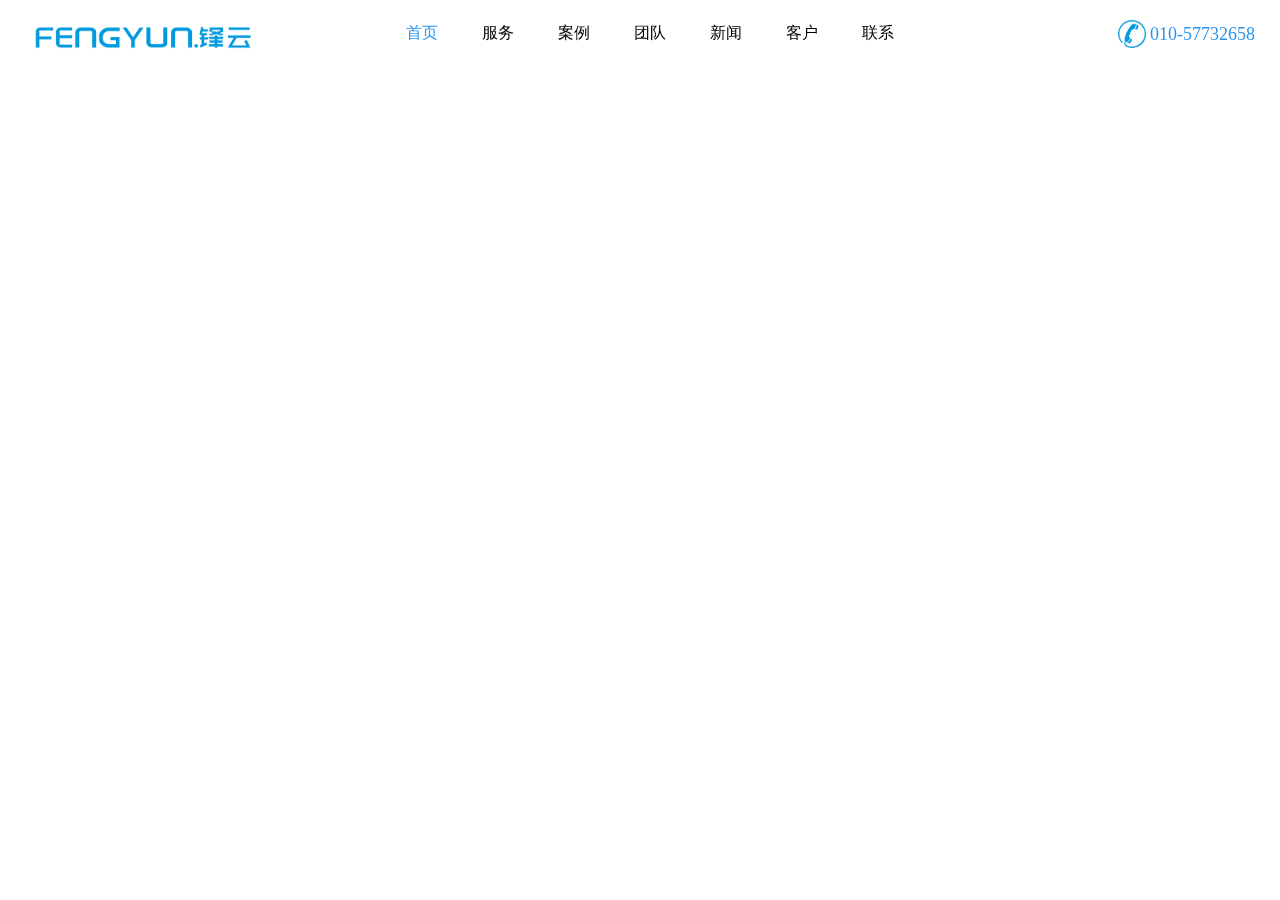
<file: index.html>
<!DOCTYPE html>
<html>
	<head>
		<meta charset="UTF-8">
		<meta name="viewport" content="width=device-width, initial-scale=1.0">
		<title>北京网站建设|北京网站制作|北京网站设计|锋云科技网站建设公司</title>
		<link rel="stylesheet" type="text/css" href="css/reset.css"/>
		<link rel="stylesheet" type="text/css" href="css/main.css"/>
		<script src="js/html5shiv.js" type="text/javascript" charset="utf-8"></script>
		<script src="js/data.js" type="text/javascript" charset="utf-8"></script>
		<!-- <script src="js/jquery.SuperSlide.2.1.1.js" charset="utf-8"></script> -->
		<script src="js/jquery-3.1.1.min.js" type="text/javascript" charset="utf-8"></script>
		<script src="js/jquery.mousewheel.min.js" type="text/javascript" charset="utf-8"></script>
	</head>
	<body>
		<header id="header">
			<a href="index.html" class="logo">
	            <img src="images/logob.png" alt="峰软信息经验丰富,公司专注于高品质北京网站建设,北京网站制作,企业网站建设,提供权威专业的互联网品牌网站建设与策划,鼎力为客户提供优质的建站服务"/>
	        </a>
	        <ul>
	            <li><a href="index.html" class="active">首页<br /><span>首页</span></a></li>
	            <li><a href="javascript:;">服务<br /><span>服务</span></a></li>
	            <li><a href="javascript:;">案例<br /><span>案例</span></a></li>
	            <li><a href="javascript:;">团队<br /><span>团队</span></a></li>
	            <li><a href="javascript:;">新闻<br /><span>新闻</span></a></li>
	            <li><a href="javascript:;">客户<br /><span>客户</span></a></li>
	            <li><a href="javascript:;">联系<br /><span>联系</span></a></li>
	        </ul>
	        <div class="hotline">
	            <img src="images/telb.png" alt="" />
	            <span>010-57732658</span>
	        </div>
	        <div class="xiangying_nav"></div>
		</header>
		<div id="container">
			<!--第一屏-->
			<div class="banner screen"></div>


			<!--第二屏-->
			<div class="server screen">
				<ul class="server_ul">

				</ul>
			</div>


			<!-- 第三屏 -->
			<div class="case screen">
				<div class="case-cont">
					<div class="case-top width_1000">
			    		<div class="case-top-left">
			                <p class="case-top-left-top">Our Works</p>
			                <p class="case-top-left-bottom">有追求，有坚持</p>
			            </div>
			            <div class="case-top-right">
			                <span></span><sup>+</sup>
			            </div>
			        </div>
			        <div class="case_ul_wrap">

			        </div>
					<div class="case_bottom">
						<a href="javascript:;" style="display:block;width:100%;height:100%;">MORE+</a>
					</div>
				</div>
			</div>



			<!-- 第四屏 -->
			<div class="team screen">
				<div class="team-title  width_1000">
					<div class="title">
						<img src="images/team.png"/>
					</div>
					<p style="text-align:left; text-indent:2em">锋云科技（北京）有限公司成立于2009年,锋云科技网站建设经验丰富,公司专注于高品质北京网站建设,北京网站制作,企业网站建设,提供权威专业的互联网品牌网站建设与策划,鼎力为客户提供优质的建站服务。</p>
				</div>
				<div class="teachshow cont-right-out">
					<div id="teach" class="mr_frbox">
						<img class="mr_frBtnL" src="images/prev.png">
						<div class="mr_frUl">
							<ul class="clearfix">
							</ul>
						</div>
						<img class="mr_frBtnR" src="images/next.png">
					</div>
				</div>
			</div>


			<!-- 第五屏 -->
			<div class="news screen">
				<div class="news-news">
					<div class="news-cont width_1000">
						<div class="title news-title">
							<img src="images/news.png"/>
						</div>
						<div class="news-list">

						</div>
						<div class="case_bottom">
							<a href="javascript:;" style="display:block;width:100%;height:100%;">MORE+</a>
						</div>
					</div>
				</div>
			</div>


			<!-- 第六屏 -->
			<div class="cust screen">
				<div class="cust-cust">
					<div class="title width_1000">
						<img src="images/cust.png"/>
					</div>
					<div class="v_out_p cont-right-out">
							<div class="prev"><a href="javascript:;"></a></div>
							<div class="v-show">
								<ul class="clearfix">
									<li>
										<div></div>
										<div></div>
									</li>
									<li>
										<div></div>
										<div></div>
									</li>
									<li>
										<div></div>
										<div></div>
									</li>
								</ul>
							</div>
							<div class="next"><a href="javascript:;"></a></div>
					</div>
				</div>
			</div>


			<!-- 第七屏 -->
			<div class="cont screen">
				<div class="cont-cont width_1000">
					<div class="title">
						<img src="images/cont.png"/>
					</div>
					<div class="cont-left">
						<div class="connect">
			                <img src="images/connect.png" alt="" />
			                <div>
			                    <p>售前电话</p>
			                    <p>010-57221302 / 010-57221303</p>
			                </div>
			            </div>
						<div class="address">
			                <img src="images/connect.png" alt="" />
			                <div>
			                    <p>售后电话</p>
			                    <p>010-56212368</p>
			                </div>
			            </div>
						<div class="email">
			                <img src="images/address.png" alt="" />
			                <div class="addr-big">
			                    <p>公司地址</p>
			                   	<p>北京市朝阳区建外SOHO西区12号楼0706</p>
			                </div>
			            </div>
			            <div class="email">
			                <img src="images/email.png" alt="" />
			                <div>
								<p>邮箱</p>
								<p>support@fengyunkj.net</p>
			                </div>
			            </div>
					</div>
					<img src="images/map.png" alt="" class="cont-right"/>
				</div>
			</div>
		</div>
		<footer id="footer"></footer>
		<div style="display: none;">
		</div>
	</body>
</html>
<script src="js/js.js" type="text/javascript" charset="utf-8"></script>
<script src="js/carousel.js" type="text/javascript" charset="utf-8"></script>
<script src="js/carouselT.js" charset="utf-8"></script>
<script src="js/scroll.js" type="text/javascript" charset="utf-8"></script>
</file>
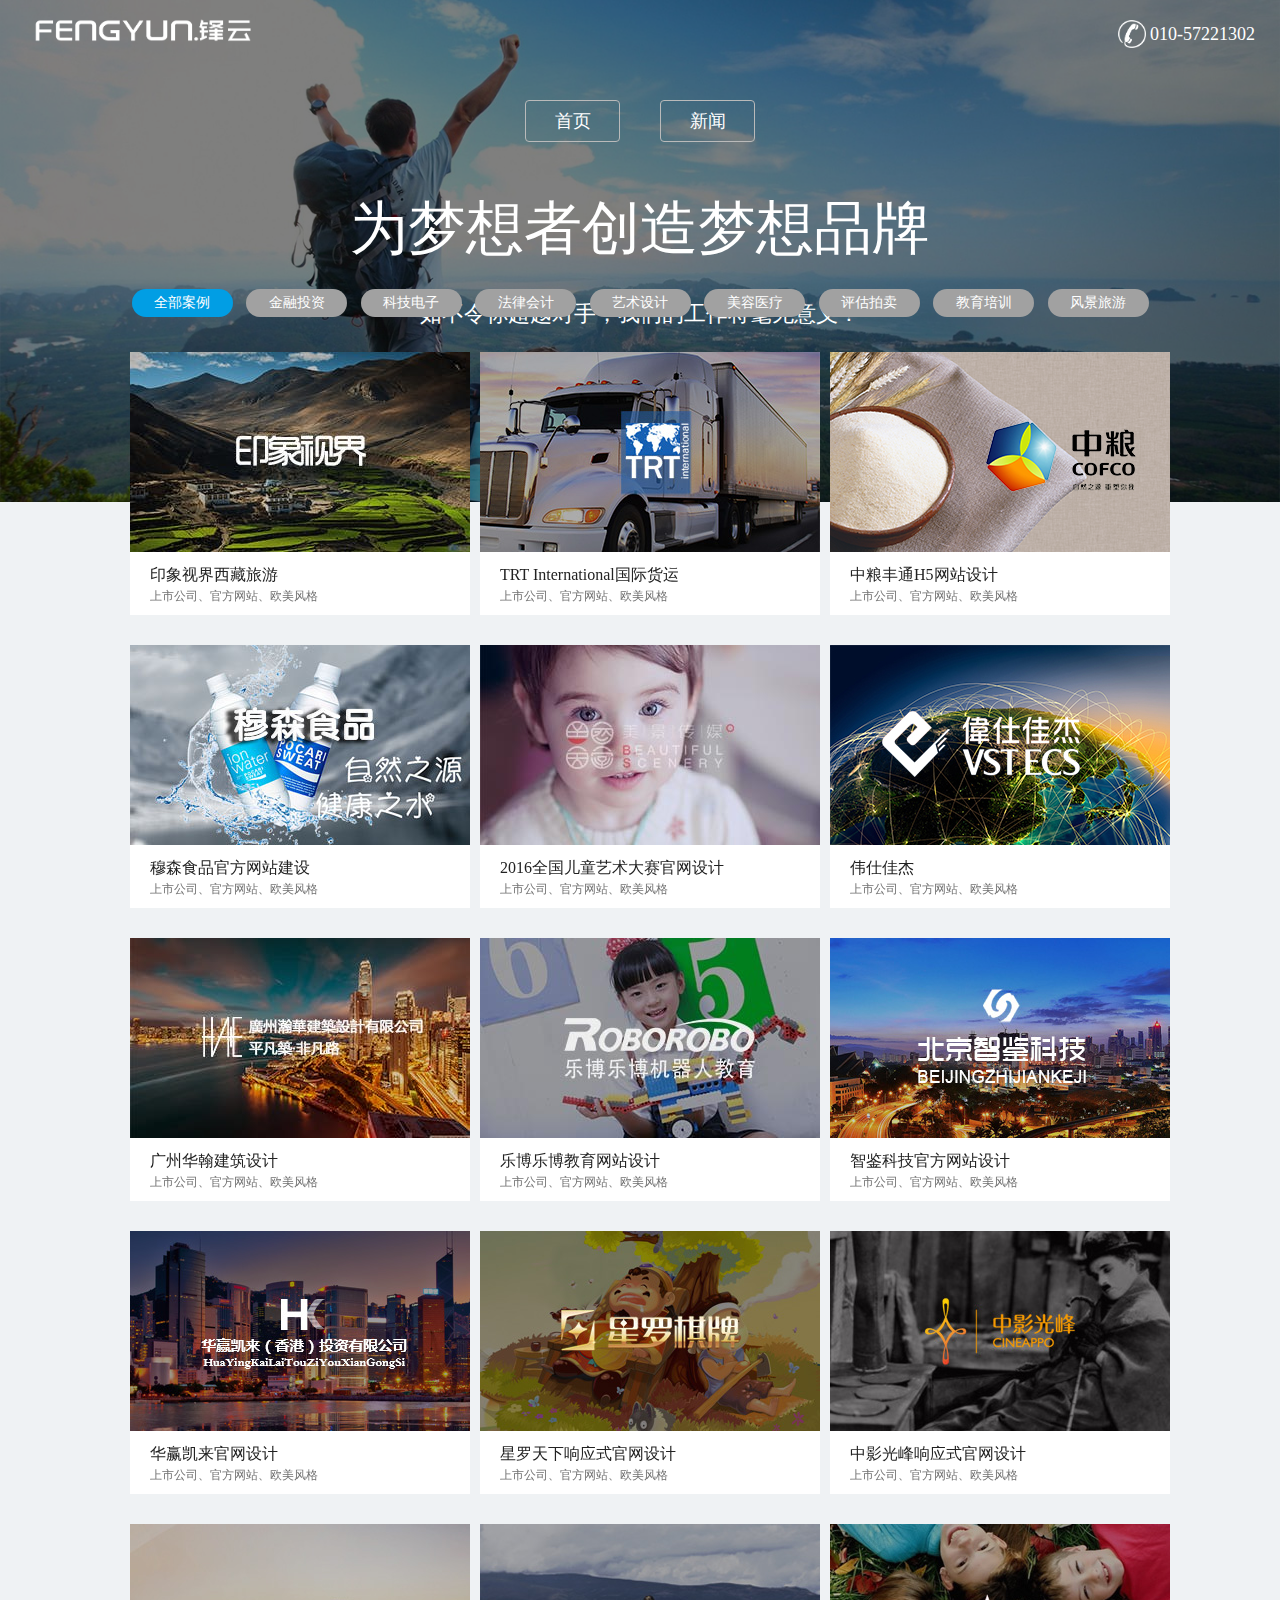
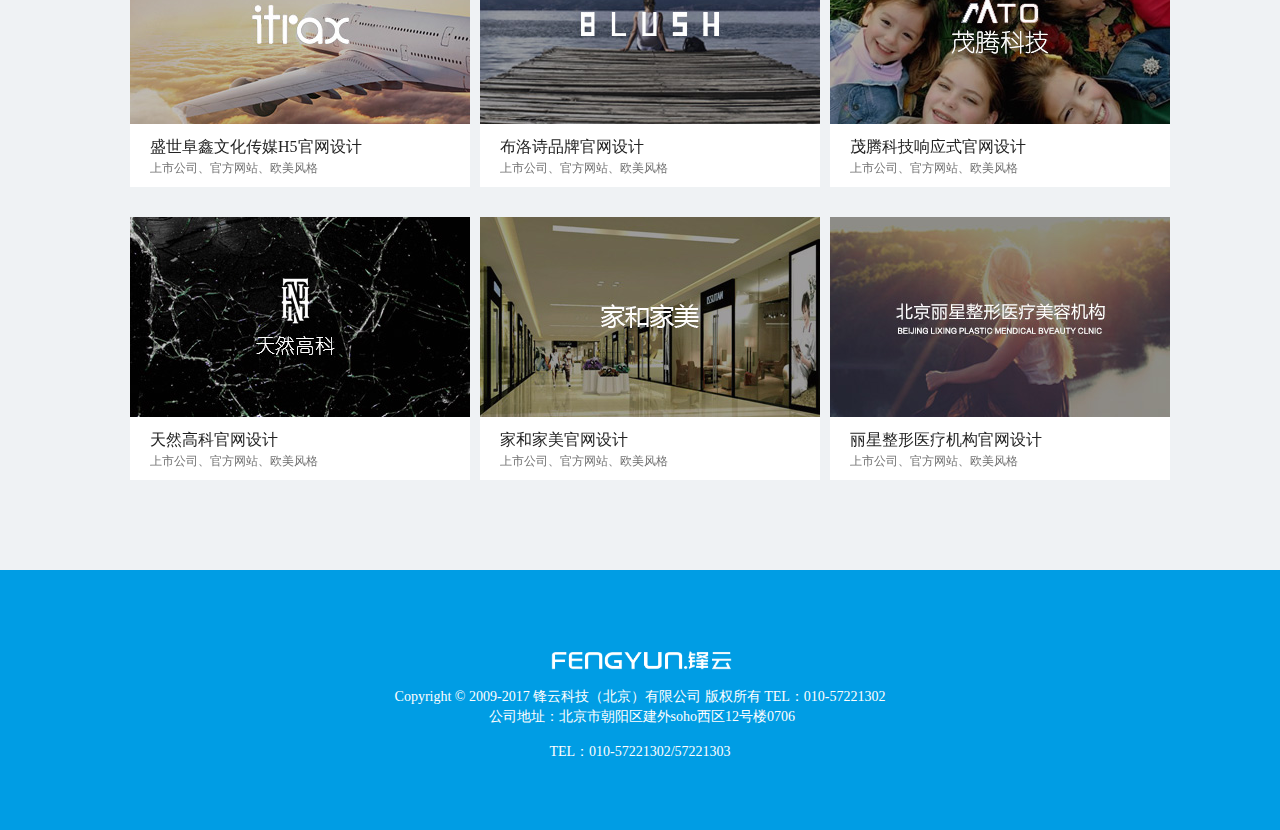
<file: anli.html>
<!DOCTYPE html>
<html>
  <head>
    <meta charset="utf-8">
    <title>北京网站建设案例_北京网站制作案例-锋云科技-锋云科技</title>
    <link rel="stylesheet" href="css/reset.css">
    <link rel="stylesheet" href="css/anli.css">
    <script src="js/anliData.js" charset="utf-8"></script>
    <script src="js/jquery-1.8.2.min.js" charset="utf-8"></script>
    <script src="js/jquery.SuperSlide.2.1.1.js" charset="utf-8"></script>
  </head>
  <body>
    <header id="anliHeader">
      <div class="anlihead">
        <a href="javascript:;" class="logo">
    	    	<img src="images/logow.png" alt="北京锋云科技网站建设经验丰富,公司专注于高品质北京网站建设,北京网站制作,企业网站建设,提供权威专业的互联网品牌网站建设与策划,鼎力为客户提供优质的建站服务"/>
    		</a>
        <div class="hotline">
    	    	<img src="images/telw.png" alt="" />
    	    	<span>010-57221302</span>
    		</div>
        <div class="news_nav_top">
    			<a href="index.html">首页</a>
    			<a href="javascript:;">新闻</a>
    		</div>
      </div>
      <img src="images/listcase.jpg" alt="">
      <div class="smask"></div>
      <h2>
        为梦想者创造梦想品牌<br />
    		<span>如不令你超越对手，我们的工作将毫无意义！</span>
      </h2>
      <div class="casenav list-case-nav">
    		<a href="javascript:;" class="case-curr">全部案例</a>
    		<a href="javascript:;" >金融投资</a>
    		<a href="javascript:;" >科技电子</a>
    		<a href="javascript:;" >法律会计</a>
    		<a href="javascript:;" >艺术设计</a>
    		<a href="javascript:;" >美容医疗</a>
    		<a href="javascript:;" >评估拍卖</a>
    		<a href="javascript:;" >教育培训</a>
    		<a href="javascript:;" >风景旅游</a>
    	</div>
    </header>
    <div id="container">
      <div class="width_1200 case">
        <ul class="case_ul_hover scase_ul_hover" style="margin-top:-150px">

        </ul>
      </div>
    </div>
    <div class="footer">
    	<img src="images/logow.png" alt="" />
    	<div class="foot_div1">
     		Copyright &copy; 2009-2017 锋云科技（北京）有限公司 版权所有 TEL：010-57221302<br />
        <p><span style="line-height:1.5;">&nbsp;公司地址：北京市朝阳区建外soho西区12号楼0706</span></p>
        <p><br /></p>
      </div>
    	<div class="foot_div2">
     		TEL：010-57221302/57221303
      </div>
    </div>
  </body>
</html>
<script src="js/anli.js" charset="utf-8"></script>
</file>
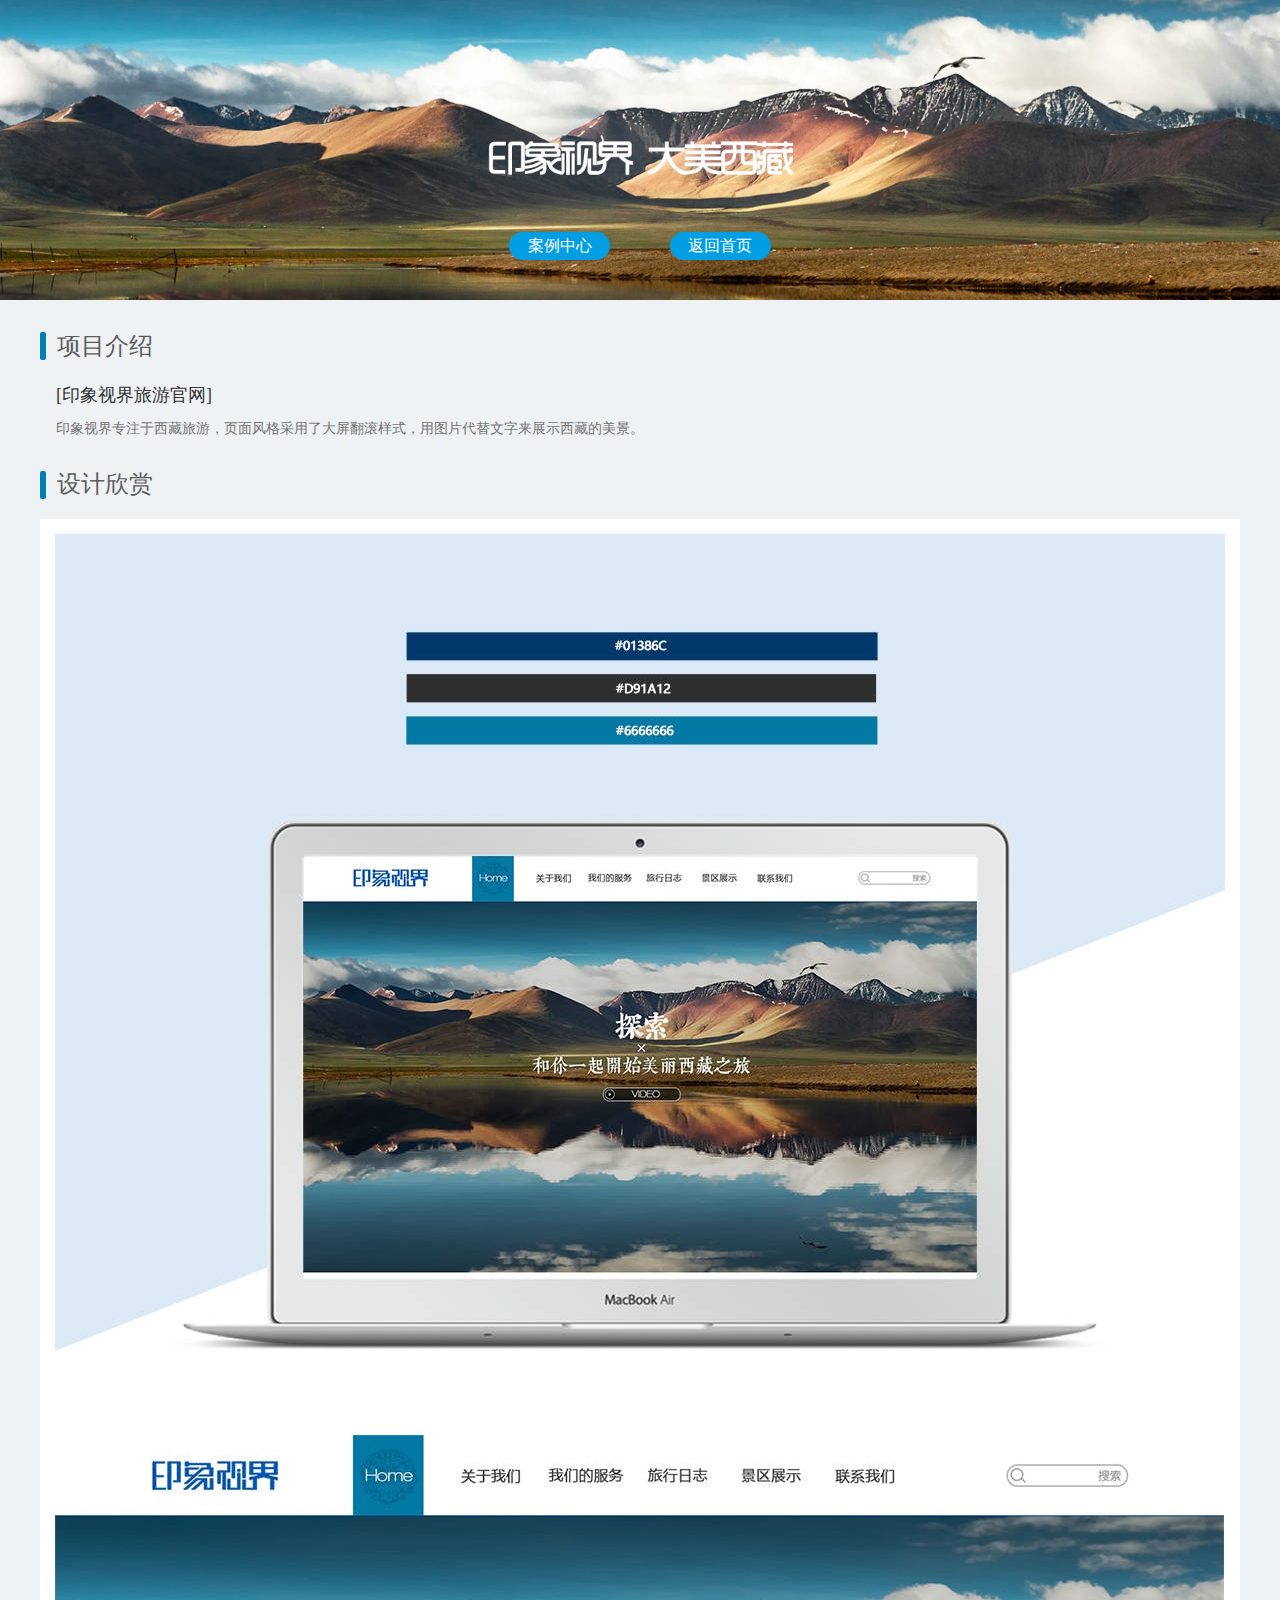
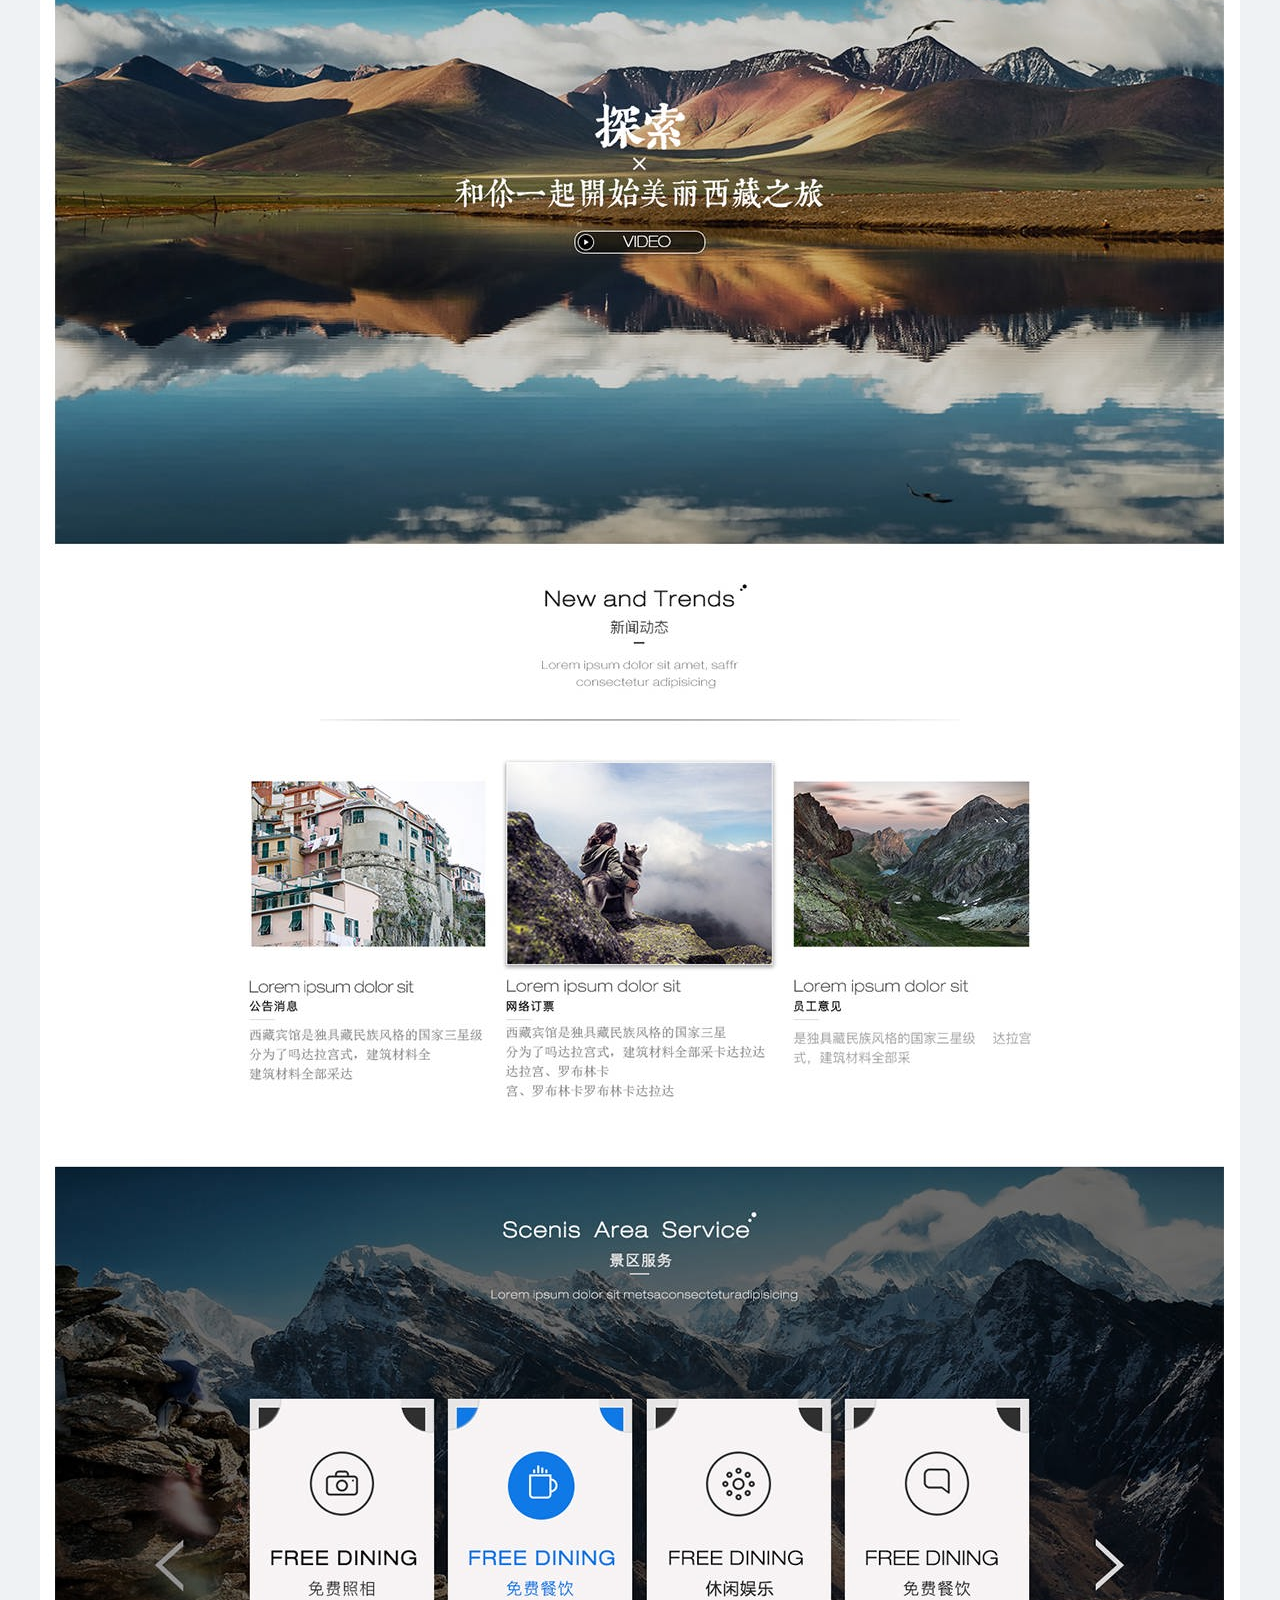
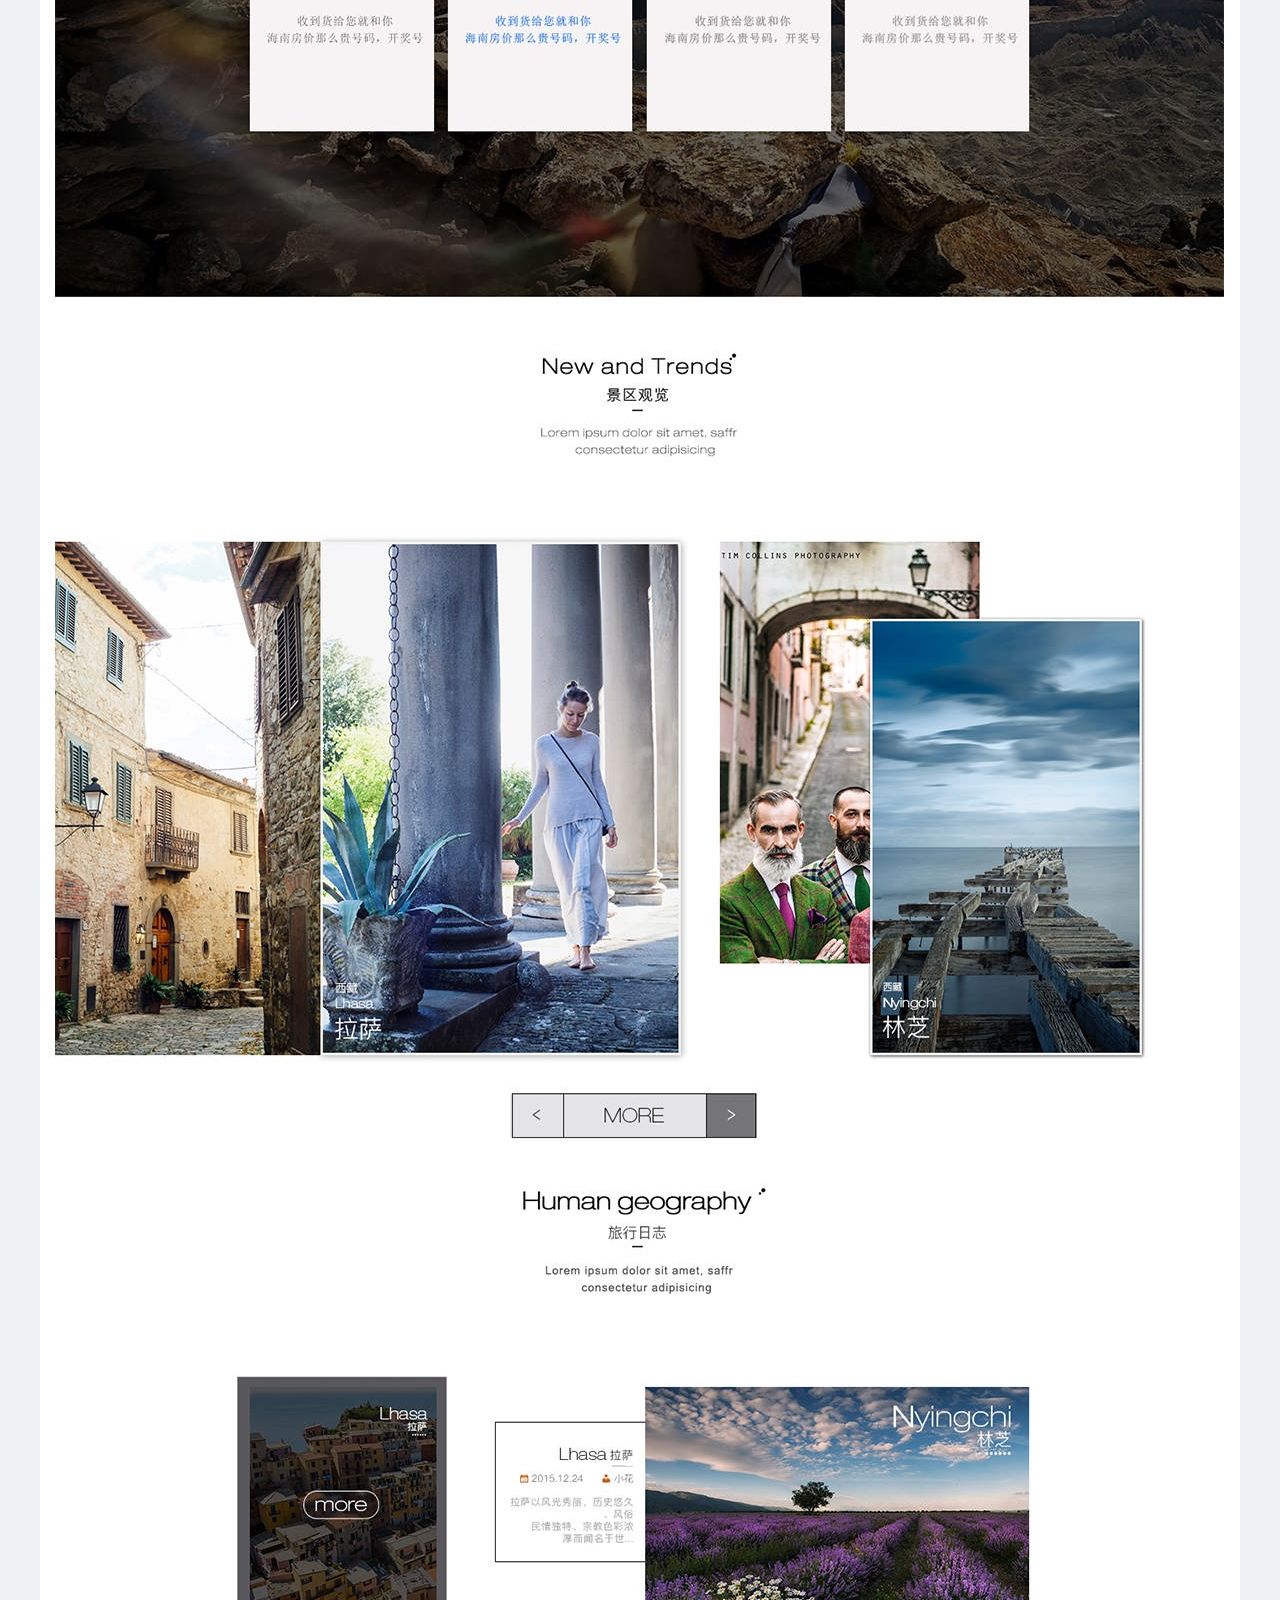
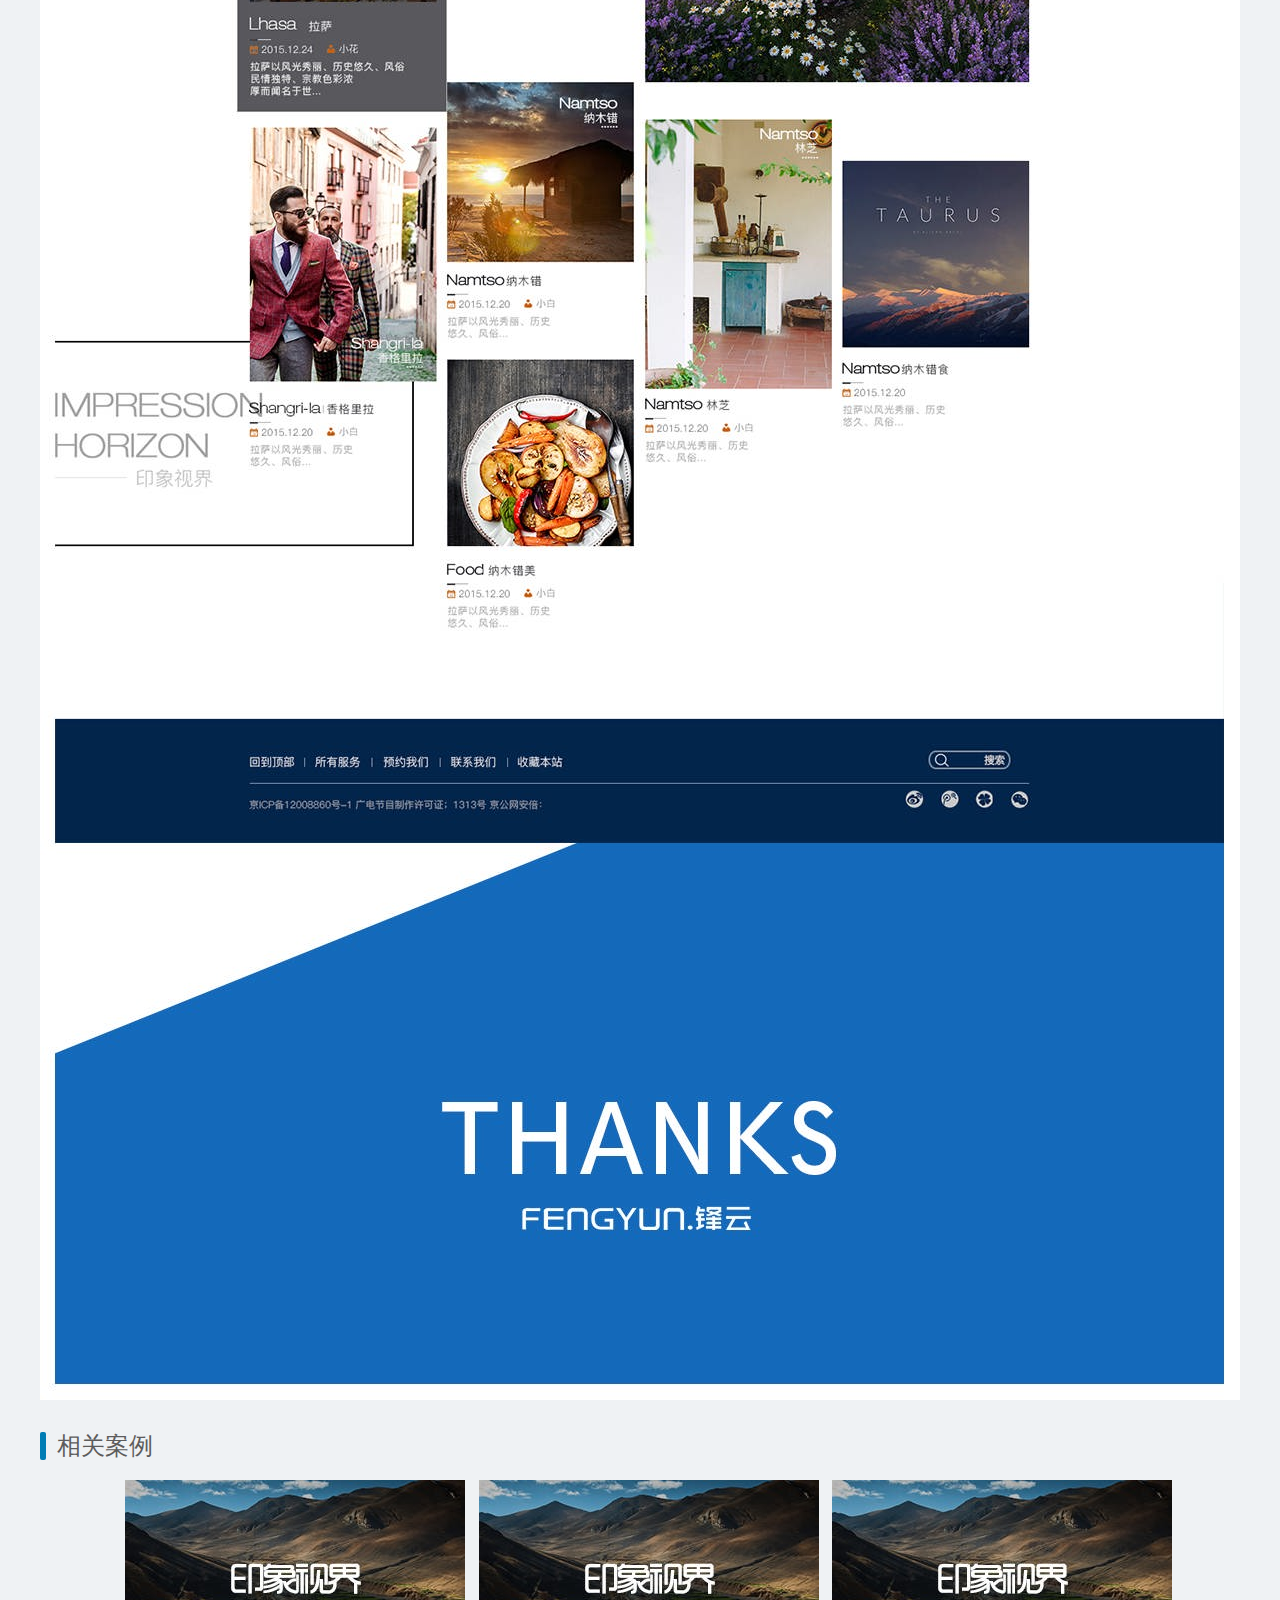
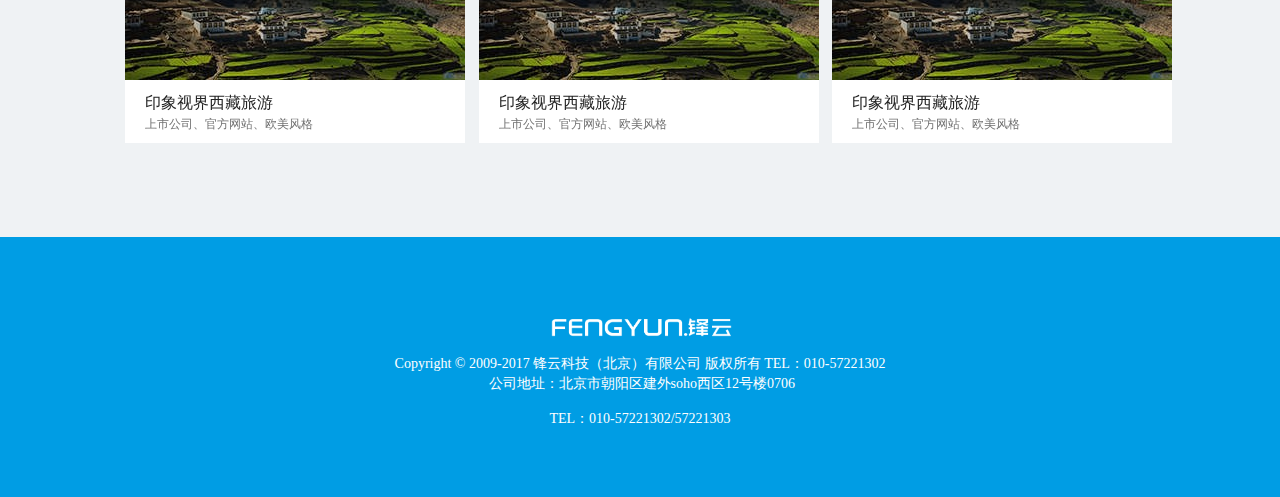
<file: anliDetail.html>
<!DOCTYPE html>
<html>
  <head>
    <meta charset="utf-8">
    <title></title>
    <link rel="stylesheet" href="css/reset.css">
    <link rel="stylesheet" href="css/anli.css">
  </head>
  <body>
    <header id="anliHeader">
      <img src="img/322.jpg" alt="">
      <div class="casenav">
        <a href="/anli.html">案例中心</a>
        <a href="/index.html">返回首页</a>
      </div>
    </header>
    <div id="casecontent-wrap">
      <div class="casecontent width_1200 case">
        <h2 class="product-intro">
    			<span>项目介绍</span>
    		</h2>
        <h3>[印象视界旅游官网]</h3>
        <div class="casecont-intro">
    			印象视界专注于西藏旅游，页面风格采用了大屏翻滚样式，用图片代替文字来展示西藏的美景。
        </div>
        <h2 class="product-intro">
    			<span>设计欣赏</span>
    		</h2>
        <div style="text-align:center"><img src="img/325.jpg" alt="" /></div>
        <h2 class="product-intro">
    			<span>相关案例</span>
    		</h2>
        <ul class="clearfix case_ul_hover scase_ul_hover" style="margin-top:0;margin-left:80px">
          <li>
            <a href="javascript:;">
                <div class="show">
                    <img src="images/icons.png" alt="印象视界西藏旅游" />
                </div>
                <img src="img/324.jpg" alt="印象视界西藏旅游" />
                <div class="auto">
                    <h4>印象视界西藏旅游</h4>
                    <span>上市公司、官方网站、欧美风格</span>
                    <div class="auto_mask"></div>
                </div>
            </a>
          </li>
          <li>
            <a href="javascript:;">
                <div class="show">
                    <img src="images/icons.png" alt="印象视界西藏旅游" />
                </div>
                <img src="img/324.jpg" alt="印象视界西藏旅游" />
                <div class="auto">
                    <h4>印象视界西藏旅游</h4>
                    <span>上市公司、官方网站、欧美风格</span>
                    <div class="auto_mask"></div>
                </div>
            </a>
          </li>
          <li>
            <a href="javascript:;">
                <div class="show">
                    <img src="images/icons.png" alt="印象视界西藏旅游" />
                </div>
                <img src="img/324.jpg" alt="印象视界西藏旅游" />
                <div class="auto">
                    <h4>印象视界西藏旅游</h4>
                    <span>上市公司、官方网站、欧美风格</span>
                    <div class="auto_mask"></div>
                </div>
            </a>
          </li>
        </ul>
      </div>
    </div>
    <div class="footer">
    	<img src="images/logow.png" alt="" />
    	<div class="foot_div1">
     		Copyright &copy; 2009-2017 锋云科技（北京）有限公司 版权所有 TEL：010-57221302<br />
        <p><span style="line-height:1.5;">&nbsp;公司地址：北京市朝阳区建外soho西区12号楼0706</span></p>
        <p><br /></p>
      </div>
    	<div class="foot_div2">
     		TEL：010-57221302/57221303
      </div>
    </div>
  </body>
</html>
</file>
<file: css/main.css>
html{
	overflow: hidden;
}
#header {
	font-size: 16px;
	line-height: 30px;
	height: 67px;
	position: absolute;
	width: 100%;
	z-index: 22
}
.header_first{
	background: #fff;
	color: #444444;
}
.header_down{
	background: url(../images/hnav.png) repeat;
	color: #fff;
}
#header ul {
	overflow: hidden;
	text-align: center;
	margin-top: 18px;
}
#header ul li {
	margin: 0 20px;
	display: inline-block;
	font-size: 0;
	height: 30px;
	overflow: hidden;
}
#header ul li:last-child {
	margin-right: 0
}
#header ul li a {
	display: block;
	color: inherit;
	font-size: 16px;
	cursor: pointer;
}
#header ul li a.active,
#header ul li a:hover {
	color: #2d93f0;
}
.logo {
	position: absolute;
	width: 230px;
	display: block;
	top: 25px;
	text-align: left;
	left: 25px;
}
.logo img {
    width: 234px;
    height: 24px;
}
.hotline {
	position: absolute;
	width: 200px;
	line-height: 65px;
	text-align: right;
	right: 25px;
	top: 0px;
}
.hotline img {
	vertical-align: middle;
	width: 28px;
	height: 28px;
}
.hotline span {
	vertical-align: middle;
	font-size: 18px;
	color: #2d93f0;
}
.littlecube {
	display: none;
	width: 24px;
	height: 24px;
	background: url(../images/fk.png) no-repeat left top;
	position: absolute;
	right: 26px;
	top: 25px;
}
/*---------------------------------------------------------------------------------HEADER------------------------------------------------------------------------------------------*/
#container{
	position: absolute;
	top: 0;
	left: 0;
}
.screen {
	color: #fff;
	text-align: center;
	position: absolute;
	overflow: hidden;
	left: 0;
	top: 0;
	opacity: 0;
}
.banner{
	opacity: 1;
}
.mask{
	background: rgba(0,0,0,0.5);
	width:100%;
	height:100%;
}
.fangan{
	position: absolute;
	width:100%;
	height:310px;
	top:50%;
	margin-top: -122px;
}
.fangan h3{
	font-size: 32px;
	color: #cbcbcb;
}
.fangan h2{
	font-size: 62px;
	color: #009de4;
}
.fangan h4{
	font-size: 32px;
	color: #ffffff;
}
.fangan h5 a{
	font-size: 16px;
	color: #fff;
	background: transparent;
	border-radius:4px;
	display: block;
	line-height: 28px;
	margin-top: 72px;
	width:100px;
	margin:30px auto;
	border:2px solid #fff;
}
.fangan h5 a:hover{
	color: #009de4;
	border:2px solid #009de4;
}
.fengxian{
	margin:140px auto;
	width:590px;
	height:532px;
	position: absolute;
	left:50%;
	top:50%;
	margin-left: -295px;
	margin-top: -233px;
}
.fengxian>div{
	position: relative;
}
.fengxian img{
	position:absolute;
	left:95px;
	top:60px;
	width:400px;
	height:auto;
}
.fengxian hgroup{
	padding-top: 150px;
}
.fengxian hgroup h3{
	font-size: 48px;
	color:#009de4;
}
.fengxian hgroup h2{
	font-size: 83px;
	color: #fff;
	line-height: 84px;
}
.fengxian hgroup h4{
	font-size: 28px;
	color: #fff;
}
.six{margin-top:100px;
	width:476px;
	height:476px;
	position: absolute;
	left:-50%;
	top:50%;
	margin-left:-238px;
	margin-top:-205px;
}
.six>div{
	position: relative;
}
.six img.sixb{
	position: absolute;
	z-index: 1;
	width:100%;
	left:0;
	top:0;
}
.six img.sixa{
	position: absolute;
	z-index: 2;
	width:100%;
	left:0;
	top:0;
}
.six hgroup{
	padding-top: 80px;
	position: relative;
	z-index: 3;
}
.six h3{
	font-size: 32px;
	color: #6e6e6e;
}
.six h2{
	font-size: 98px;
	color: #009de4;
}
.six h4{
	font-size: 22px;
	color: #424242;
}
.another{
	position: absolute;
	top:0;
	width:50%;
	height:100%;
	background: rgba(0,0,0,0.3);
}
.animation2_1{
	animation:animation2_1 .5s .2s linear both;
	position: absolute;
	top:0;
	width:50%;
	height:100%;
	background: rgba(0,0,0,0.3);
}
@keyframes animation2_1{
	0%{right:-50%;}
	100%{right:0%;}
}
.slideBox{
	width:100%;
	height:100%;
	overflow:hidden;
	position:relative;
}
.slideBox .hd{
	height:16px;
	overflow:hidden;
	position:absolute;
	bottom:2%;
	z-index:1;
	width:100%;
}
.slideBox .hd ul{
	overflow:hidden;
	zoom:1;
	float:left;
	text-align:
	center;width:100%;
}
.slideBox .hd ul li{
	cursor: pointer;
	width:12px;
	height:6px;
	background:#cdcdcd;
	margin:0 .5em;
	display: inline-block;
	border-radius: 6px;
	transition:width .5s ease;
}
.slideBox .hd ul li.on{
	background:#009de4 !important;
	width:18px;
}
.slideBox .bd{
	height:100%;
	width: 100%;
	z-index:0;
}
.slideBox .bd ul{
	height:100%;
	width:100%;
}
.slideBox .bd ul li{
	overflow: hidden;
	width:100%;
	position: relative;
	height:100%;
}
.slideBox .bd li>a{
	display:block;
	width: 990px;
	height: 400px;
	margin:0 auto;
	position: relative;
}
.slideBox .bd ul li:nth-of-type(1){background: url(../images/libg3.jpg) no-repeat center/cover}
.slideBox .bd ul li:nth-of-type(2){background: url(../images/meng.png) repeat, url(../images/libg2.jpg) no-repeat center/cover}
/*.slideBox .bd ul li:nth-of-type(3){background: url(../images/libg2.jpg) no-repeat center/cover;height:100%;}*/
.slideBox .bd ul li:nth-of-type(3){background: url(../images/libg4.jpg) no-repeat center/cover;overflow: hidden;}
.banner1{width:100%; height:100% }
.animation1 h3{
	-webkit-animation:flash 1s .2s ease both;
	-moz-animation:flash 1s .2s ease both;
	animation:flash 1s .2s ease both;
}
.animation1 h2{
	-webkit-animation:flash 1s 1s ease both;
	-moz-animation:flash 1s 1s ease both;
	animation:flash 1s 1s ease both;
}
.animation1 h4{
	-webkit-animation:flash 1s 1.6s ease both;
	-moz-animation:flash 1s 1.6s ease both;
	animation:flash 1s 1.6s ease both;
}
@-webkit-keyframes flash{
	0%{-webkit-transform:translateY(200px);opacity:0;}
	100%{-webkit-transform:translateY(0px);opacity:1;}
}
@-moz-keyframes flash{
	0%{-moz-transform:translateY(200px);opacity:0;}
	100%{-moz-transform:translateY(0px);opacity:1;}
}
@-ms-keyframes flash{
	0%{-ms-transform:translateY(200px);opacity:0;}
	100%{-ms-transform:translateY(0px);opacity:1;}
}
@keyframes flash{
	0%{transform:translateY(200px);opacity:0;}
	100%{transform:translateY(0px);opacity:1;}
}

.animation1 img{
-webkit-animation:flashh 1s 1.6s ease both;
-moz-animation:flashh 1s 1.6s ease both;
animation:flashh 1s 1.6s ease both;
}
@-webkit-keyframes flashh{
	0%{opacity:0;}
	100%{opacity:1;}
}
@-moz-keyframes flashh{
	0%{opacity:0;}
	100%{opacity:1;}
}
@-ms-keyframes flashh{
	0%{opacity:0;}
	100%{opacity:1;}
}
@keyframes flashh{
	0%{opacity:0;}
	100%{opacity:1;}
}
.animation2{ animation:flashs .8s .3s linear both;
			-webkit-animation:flashs .8s .3s linear both;
			-moz-animation:flashs .8s .3s linear both;
		 }
@keyframes flashs{
	0%{left:-50%;}
	100%{left:25%;}
}
@-webkit-keyframes flashs{
	0%{left:-50%;}
	100%{left:25%;}
}
@-moz-keyframes flashs{
	0%{left:-50%;}
	100%{left:25%;}
}
@-ms-keyframes flashs{
	0%{left:-50%;}
	100%{left:25%;}
}
.animation2 img.sixb{
	-webkit-animation:flash2 8s 0s linear both;
	-moz-animation:flash2 8s 0s linear both;
	animation:flash2 8s 0s linear both;
}

@-webkit-keyframes flash2{
	0%{-webkit-transform:rotate(0deg);}
	10%{-webkit-transform:rotate(1680deg);}
	20%{-webkit-transform:rotate(2080deg);}
	30%{-webkit-transform:rotate(2280deg);}
	100%{-webkit-transform:rotate(2000deg);}
}
@-moz-keyframes flash2{
	0%{-moz-transform:rotate(0deg);}
	10%{-moz-transform:rotate(1680deg);}
	20%{-moz-transform:rotate(2080deg);}
	30%{-moz-transform:rotate(2280deg);}
	100%{-moz-transform:rotate(2000deg);}
}
@-ms-keyframes flash2{
	0%{-ms-transform:rotate(0deg);}
	10%{-ms-transform:rotate(1680deg);}
	20%{-ms-transform:rotate(2080deg);}
	30%{-ms-transform:rotate(2280deg);}
	100%{-ms-transform:rotate(2000deg);}
}
@keyframes flash2{
	0%{transform:rotate(0deg);}
	10%{transform:rotate(1680deg);}
	20%{transform:rotate(2080deg);}
	30%{transform:rotate(2280deg);}
	100%{transform:rotate(2000deg);}
}
.animation2 img.sixa{
	-webkit-animation:flash22 8s 0s linear both;
	-moz-animation:flash22 8s 0s linear both;
	animation:flash22 8s 0s linear both;
}
@-webkit-keyframes flash22{
	0%{-webkit-transform:rotate(0deg);}
	10%{-webkit-transform:rotate(-1680deg);}
	20%{-webkit-transform:rotate(-2080deg);}
	30%{-webkit-transform:rotate(-2280deg);}
	100%{-webkit-transform:rotate(-2000deg);}
}
@-moz-keyframes flash22{
	0%{-moz-transform:rotate(0deg);}
	10%{-moz-transform:rotate(-1680deg);}
	20%{-moz-transform:rotate(-2080deg);}
	30%{-moz-transform:rotate(-2280deg);}
	100%{-moz-transform:rotate(-2000deg);}
}
@-ms-keyframes flash22{
	0%{-ms-transform:rotate(0deg);}
	10%{-ms-transform:rotate(-1680deg);}
	20%{-ms-transform:rotate(-2080deg);}
	30%{-ms-transform:rotate(-2280deg);}
	100%{-ms-transform:rotate(-2000deg);}
}
@keyframes flash22{
	0%{transform:rotate(0deg);}
	10%{transform:rotate(-1680deg);}
	20%{transform:rotate(-2080deg);}
	30%{transform:rotate(-2280deg);}
	100%{transform:rotate(-2000deg);}
}
.animation2 h2{
	animation:flash21 1s 1s linear both;
}
@keyframes flash21{
	0%{transform:rotate(0);}
	100%{transform:rotate(720deg);}
}


/*第四屏*/
.animation3 h3,.animation3 h2,.animation3 h4{
	overflow: hidden;
}
.animation3 h3 span,.animation3 h2 span{
	display: inline-block;
	-webkit-animation:flash3 1s .2s ease both;
	-moz-animation:flash3 1s .2s ease both;
	animation:flash3 .8s 1s ease both;
}
@-webkit-keyframes flash3{
	0%{-webkit-transform:translateY(100%);}
	100%{-webkit-transform:translateY(0%);}
}
@-moz-keyframes flash3{
	0%{-moz-transform:translateY(100%);}
	100%{-moz-transform:translateY(0%);}
}
@-ms-keyframes flash3{
	0%{-ms-transform:translateY(100%);}
	100%{-ms-transform:translateY(0%);}
}
@keyframes flash3{
	0%{transform:translateY(100%);}
	100%{transform:translateY(0%);}
}
.animation3 h4 span{
	display: inline-block;
	-webkit-animation:flash4 1s .2s ease both;
	-moz-animation:flash4 1s .2s ease both;
	animation:flash4 .8s 1s ease both;
}
@-webkit-keyframes flash4{
	0%{-webkit-transform:translateY(-100%);}
	100%{-webkit-transform:translateY(0%);}
}
@-moz-keyframes flash4{
	0%{-moz-transform:translateY(-100%);}
	100%{-moz-transform:translateY(0%);}
}
@-ms-keyframes flash4{
	0%{-ms-transform:translateY(-100%);}
	100%{-ms-transform:translateY(0%);}
}
@keyframes flash4{
	0%{transform:translateY(-100%);}
	100%{transform:translateY(0%);}
}
.animation3 h6{
	display: inline-block;
	height:4px;
	background: #fff;
	width:700px;
	margin:20px 0;
	-webkit-animation:flash5 2s .5s ease both;
	-moz-animation:flash5 2s .5s ease both;
	animation:flash5 2s .5s ease both;
}
@-webkit-keyframes flash5{
	0%,100%{-webkit-transform:scaleX(0);}
	40%,60%{-webkit-transform:scaleX(1);}
}
@-moz-keyframes flash5{
	0%,100%{-moz-transform:scaleX(0);}
	40%,60%{-moz-transform:scaleX(1);}
}
@-ms-keyframes flash5{
	0%,100%{-ms-transform:scaleX(0);}
	40%,60%{-ms-transform:scaleX(1);}
}
@keyframes flash5{
	0%,100%{transform:scaleX(0);}
	40%,60%{transform:scaleX(1);}
}
/*------------------------------------------------------------------------------------------------第一屏-------------------------------------------------------------------------*/
.server{
	background: url(../images/nut.jpg) no-repeat left top/cover;
}
.server_ul{
	height: 100%;
}
.server_ul li {
	   float: left;
    height: 100%;
    color: #fff;
    text-align: center;
    width: 20%;
    box-sizing: border-box;
    padding: 0 2%;
    color: #009de4;
    position: relative;
}
.server_cont {
	position: relative;
    top: 40%;
    overflow: inherit;
    z-index: 1;
}
.server_cont1 {
	left: -250px;
	opacity: 0;
}
.server_cont2 {
	top: 0;
	opacity: 0;
}
.server_cont3 {
	left: 250px;
	opacity: 0;
}
.server ul li .hid{
	display: none;
}
.server_cont .server_img {
	border-radius: 100%;
	border: 2px solid #009ee4;
	width: 130px;
	height: 130px;
	margin: 0 auto;
	position: relative;
	top: 0;
	transition: border-color 1s, top .5s;
}
.server_cont .server_img img {
	width: 90px;
	height: 80px;
	margin-top: 28px;
	position: relative;
}
.server_cont>p {
	padding: 15px 0 25px 0;
	font-size: 16px;
	transition: top .5s;
	position: relative;
	top: 0;
}
.server_cont .server_intro {
	line-height: 24px;
	transition: all .8s .2s;
	opacity: 0;
	color: #fff;
	position: relative;
	bottom: -150px;
}
.server_mask {
	position: absolute;
	width: 100%;
	left: 0;
	bottom: 0;
	background: rgba(43, 143, 241, 0.8);
}
.server_mask_div {
	position: relative;
	width: 100%;
	height: 100%;
	overflow: hidden;
}
.server ul li>img {
	position: absolute;
	left: 0;
	right: 0;
	margin: auto;
	width: 80%;
	bottom: -100%;
	transition: bottom 1s .2s;
}
.server ul li .hid {
	display: none
}
.server ul li:hover .sho {
	display: none
}
.server ul li:hover .hid {
	display: inline-block;
	animation: plays 1.5s linear infinite both;
	position: relative;
}
@keyframes plays{
	0%{bottom:0;}
	50%{bottom:10px;}
	100%{bottom: 0;}
}
.server ul li:hover>img {
	bottom: 0;
}
.server ul li.active,
.server ul li:hover {
	color: #fff;
	transition: color 1s;
}
.server ul li.active .server_img,
.server ul li:hover .server_img {
	border-color: #fff;
	top: -60px;
}
.server ul li:hover .server_cont>p {
	top: -60px;
}
.server ul li:hover .server_cont .server_intro {
	opacity: 1;
	bottom: 40px;
}
/*------------------------------------------------------------------------------------------------第二屏-------------------------------------------------------------------------*/
.case{
	background: url(../images/num3_bg.jpg) no-repeat #000 left top/cover;
}
.title{
	padding:3% 10px;
	text-align: left;
}
.cont-left {
    width: 430px;
    display: inline-block;
    vertical-align: top;
}
.case-cont{
	text-align: center;
}
.case-top {
	text-align: right;
}
.case-top-left {
	display: inline-block;
}
.case-top-left-top {
	font-size: 42px;
}
.case-top-left-middle {
	font-size: 14px;
}
.case-top-left-bottom {
	font-size: 32px;
}
.case-top-right {
	display: inline-block;
	font-size: 150px;
	color: #009de4;
}
.case-top-right sup {
	position: relative;
	top: -30px
}
.case_ul_wrap {
	position: absolute;
	width: 100%;
	left: 0;
	bottom: 17%
}
.case ul {
	display: inline-block;
	perspective: 1000px;
	margin: 0 10px;
}
.cases ul {
	display: block;
	perspective: 1000px;
	max-width: none;
	margin: 0;
}
.case ul li {
	display: inline-block;
	text-align: left;
	background: #fff;
	width: 100%;
}
.case ul.case_ul li {
	transform: translateY(200px) translateZ(-500px) rotateX(90deg);
	opacity: 0;
	transition: transform 1s ease, opacity 1.5s ease;
}
.case ul.case_ul_hover li {
	perspective: 100px;
	transform: translateY(0px) translateZ(0px) rotateX(0deg);
	opacity: 1;
	transition: transform 1s ease, opacity 1.5s ease;
}
.case ul li a {
	position: relative;
	display: block;
	overflow: hidden;
	width: 340px;
	margin: 0;
}
.case ul li a div.show {
	transition: all .3s ease-in-out;
	width: 100%;
	height: 200px;
	text-align: center;
	background: rgba(0, 0, 0, 0.8);
	position: absolute;
	left: 0;
	top: 0;
	margin-top: -100%;
}
.case ul li a>img {
	width: 340px;
	height: 200px;
}
.case ul li:hover div.show {
	margin-top: 0;
}
.case ul li:hover div.show img {
	margin: 78px auto 0;
}
.case ul li:hover div.auto div.auto_mask {
	margin-top: 0;
}
.case ul li:hover div.auto h4 {
	color: #fff;
}
.case ul li:hover div.auto span {
	color: #fff;
}
.case ul li div.auto {
	padding: 10px 20px;
	position: relative;
	/*border-bottom: 4px solid #3f9bfb;*/
	font-size: 12px;
}
.case ul li div.auto div.auto_mask {
	transition: all .3s ease-in-out;
	width: 100%;
	height: 100%;
	background: #3f9bfb;
	margin-top: 100%;
	position: absolute;
	left: 0;
	top: 0;
	z-index: 1
}
.case ul li div.auto h4 {
	transition: all .3s ease-in-out;
	font-weight: normal;
	font-size: 16px;
	color: #222;
	line-height: 26px;
	position: relative;
	z-index: 2
}
.case ul li div.auto span {
	color: #727272;
	transition: all .3s ease-in-out;
	position: relative;
	z-index: 2
}
.case_bottom {
	position: absolute;
	bottom: 4%;
	left: 50%;
	margin-left: -45px;
	width: 90px;
	height: 39px;
	animation: case 1.5s linear infinite both;
	border: 2px solid #bababa;
	border-radius: 4px
}
.case_bottom a {
	font-size: 16px;
	color: #fff;
	line-height: 39px;
}
.case_bottom:hover {
	position: absolute;
	bottom: 4%;
	left: 50%;
	margin-left: -45px;
	animation: case 1.5s linear infinite both;
	border: 2px solid #009de4;
	background-repeat: #009de4
}
.case_bottom:hover a{
	color: #009de4;
}
@keyframes case{
	0%{transform:scale(.9);}
	50%{transform:scale(1.1);}
	100%{transform:scale(.9);}
}
/*------------------------------------------------------------------------------------------------第三屏-------------------------------------------------------------------------*/
.team{
	background: url(../images/num4_bg.jpg) no-repeat #000 left top/cover;
}
.teachshow{
	padding-top: 80px !important
}
#teach{
	position: relative;
}
.mr_frBtnL,.mr_frBtnR{
	cursor: pointer;
	position:absolute;
	width: 44px;
	height: 80px;
	padding: 70px 9px 0;
	left:80px;
	top:150px;
	z-index:6;
	display:none;
}
.mr_frBtnR{
	left:auto;
	right:80px;
}
.mr_frUl{
	width:1000px;
	margin:0 auto;
	overflow: hidden;
}
.mr_frUl ul{
	width: 3500px;
	position: relative;
}
.mr_frUl ul li {
	float: left;
	display: inline;
	margin: 0 0px;
	overflow: hidden;
	width: 250px;
}
.mr_frUl ul li:nth-of-type(2n){
	padding-top: 40px
}
.mr_frUl ul li>div h4{
	line-height: 52px;
	font-size: 16px;
}
.mr_frUl ul li>div p{
	line-height: 18px;
}
.mr_frbox:hover .mr_frBtnL,.mr_frbox:hover .mr_frBtnR{
	display:block;
}
.mr_frUl ul li a{
	display: block;
	position: relative;
	height:232px;
}
.mr_frUl ul li a img{
	transition:all .2s linear 10ms;
}
.mr_frUl ul li a img:nth-of-type(1){
	position: absolute;
	left: 25px;
	top:0;
	z-index: 2
}
.mr_frUl ul li a img:nth-of-type(2){
	position: absolute;
	left: 25px;
	top:0;
	z-index: 1;
}
.mr_frUl ul li a:hover img{
	transform:rotateY(180deg);
	-ms-transform:rotateY(180deg);
	-moz-transform:rotateY(180deg);
	-webkit-transform:rotateY(180deg);
	-o-transform:rotateY(180deg);
}
.mr_frUl ul li a:hover img:nth-of-type(2){
	z-index: 2;
}
/*------------------------------------------------------------------------------------------------第四屏-------------------------------------------------------------------------*/
.news{
	background: url(../images/num5_bg.jpg) no-repeat #000 left top/cover;
}
.news-news{
	height: 100%;
	background: rgba(0,0,0,0.4);
}
.news-title{
	text-align: right;
}
.news-list {
	width: 70%;
	display: inline-block;
	position: absolute;
	left: 0;
	bottom: 20%;
	margin-left: -35%;
	left: 50%;
}
.news-list img {
	float: left;
	transition: all 1s ease, opacity 1.5s ease;
	width: 100%;
}
.news-list a {
	display: block;
	float: left;
	position: relative;
	overflow: hidden;
}
.news-list a:nth-of-type(1) {
	width: 50%;
}
.news-list a:nth-of-type(2),
.news-list a:nth-of-type(3),
.news-list a:nth-of-type(4),
.news-list a:nth-of-type(5) {
	width: 25%;
}
.news-list a:nth-of-type(1) img {
	transform: perspective(200px) translateX(-300px) translateZ(-300px) rotateY(180deg);
	opacity: 0
}
.news-list a:nth-of-type(2) img {
	transform: perspective(200px) translateZ(-300px) rotateY(360deg) rotateX(360deg);
	opacity: 0
}
.news-list a:nth-of-type(3) img {
	transform: perspective(200px) translateZ(-300px) rotateX(180deg);
	opacity: 0
}
.news-list a:nth-of-type(4) img {
	transform: perspective(200px) translateY(200px) translateZ(-300px) rotateX(360deg);
	opacity: 0
}
.news-list a:nth-of-type(5) img {
	transform: perspective(200px) translateX(300px) translateZ(-300px) rotateY(360deg);
	opacity: 0
}
.news-list-in a:nth-of-type(1) img {
	transform: perspective(200px) translateX(0px) translateZ(0px) rotateY(0deg);
	opacity: 1
}
.news-list-in a:nth-of-type(2) img {
	transform: perspective(200px) translateZ(0px) rotateY(0deg) rotateX(0deg);
	opacity: 1
}
.news-list-in a:nth-of-type(3) img {
	transform: perspective(200px) translateZ(0px) rotateX(0deg);
	opacity: 1
}
.news-list-in a:nth-of-type(4) img {
	transform: perspective(200px) translateY(0px) translateZ(0px) rotateX(0deg);
	opacity: 1
}
.news-list-in a:nth-of-type(5) img {
	transform: perspective(200px) translateX(0px) translateZ(0px) rotateY(0deg);
	opacity: 1
}
.news-list a div {
	opacity: 0;
	position: absolute;
	left: 0;
	top: 0;
	right: 0;
	bottom: 0;
	background: rgba(0, 0, 0, 0.8);
	transition: all .5s;
	color: #fff;
}
.news-list a:hover div {
	opacity: 1;
}
.news-list a:hover div span {
	border: 2px solid #fff;
	width: 70px;
	height: 70px;
	line-height: 70px;
	border-radius: 100%;
	margin: auto;
	left: 0;
	top: 0;
	right: 0;
	bottom: 0;
}
.news-list a div span {
	position: absolute;
	border: 2px solid red;
	width: 100%;
	height: 100%;
	border-radius: 0;
	margin: auto;
	left: 0;
	top: 0;
	right: 0;
	bottom: 0;
	transition: all .5s;
	box-sizing: border-box;
}
.news-list a p {
	position: absolute;
	width: 100%;
	bottom: -100%;
	text-align: center;
	transition: all .5s .2s;
	font-size: 14px;
}
.news-list a:hover p {
	bottom: 2%;
}
/*------------------------------------------------------------------------------------------------第五屏-------------------------------------------------------------------------*/
.cust{
	background: url(../images/num6_bg.jpg) no-repeat #000 left top/cover;
}
.v_out_p{
	position:relative;
	overflow:visible;
	width:1224px;
	margin:200px auto;
}
.v-show{
	width:1100px;
	overflow:hidden;
	position:relative;
	height:220px;
	float:left;
}
.v-show ul{
	position: absolute;
	line-height: 50px;
	width: 3300px;
	left:0px;
	top:0px;
}
.v-show ul li{
	width:1100px;
	float:left;
}
.v-show ul li span{
	width:212px;
	height:105px;
	border:none;
	padding:3px;
	float:left;
	display: block;
}
.v-show ul li img{
	width:212px;
	height:105px;
	transition:all .2s linear;
	opacity:.5;
}
.v-show ul li span:hover img{
	opacity:1;
}
.prev,.next{
	float:left;
	padding:70px 9px 0
}
.prev a{
	background:url(../images/prev.png) no-repeat center;
}
.next a{
	background:url(../images/next.png) no-repeat center;
}
.prev,.prev a,.next,.next a{
	width:44px;
	height:80px;
	display:block;
}
/*------------------------------------------------------------------------------------------------第六屏-------------------------------------------------------------------------*/
.cont{
	background: url(../images/num7_bg.jpg) no-repeat #000 left top/cover;
}
.cont-cont{
	height: 100%;
    text-align: left;
    position: relative;
}
.cont-cont>img {
	height: 470px;
	position: absolute;
	right: 0;
	top: 50%;
	margin-top: -235px
}
.address,.email {
	margin-top: 20px;
}
.connect {
	margin-top: 60px;
	left: -250px;
	opacity: 0;
}
.address{
	left: -650px;
	opacity: 0;
}
.email{
	left: -1050px;
	opacity: 0;
}
.connect img,.address img,.email img {
	padding-right: 10px;
}
.connect img,.connect div,.address img,.address div,.email img,.email div {
	vertical-align: middle;
	display: inline-block;
	line-height: 24px;
	font-size: 16px;
}
.connect,.address,.email {
	position: relative;
}
.cont-right {
	vertical-align: top;
	transform: scale(5);
	opacity: 0;
}
.cont-right-in {
	transform: scale(1);
	opacity: 1;
	transition: transform 0.8s linear,opacity 1.5s ease;
}
.cont-right-out {
	transform: scale(5);
	opacity: 0;
	transition: all 1s;
}
/*------------------------------------------------------------------------------------------------第七屏-------------------------------------------------------------------------*/
/*------------------------------------------------------------------------------响应式--------------------------------------------------------*/
/*横屏ipad*/
@media (max-width: 1080px){
	/*.page_news_cont{font-size: 16px;text-align: initial;}
	.casecont-wrap{padding:0 8%;}*/
	.scase_ul_hover{margin-top: 30px !important}
	#header ul{width:50px;background: #3a3a3a;position: fixed;right:-67px;transition:all .2s linear;padding-top: 24px;margin-top: 21px;border:1px solid #000;border-right: none}
	#header ul li a{color:#ccc;font-size: 12px;letter-spacing: 2px;}
	#header ul li{margin:0;}
	.hotline{right:90px;}
	.littlecube{display: block !important;}
	.six{width:340px;height:340px;margin-left:-170px}
	.six hgroup{padding-top: 62px;}
	.six h3{font-size: 26px;}
	.six h2{font-size: 40px;}
	.six h4{font-size: 18px;}
	.server_cont .server_img{width:120px;height:120px;}
	.case-top{width:100%;}
	/*.scase_ul_hover li{width:auto !important;box-sizing: border-box;}*/
  .case-cont ul li a{width: 230px;}
  .case-cont ul li a>img{width: 100%;height:auto;}
  .case-cont ul li:hover div.show img{margin:54px auto 0;}
  .case_ul_wrap{top:50%;bottom:auto;}
  .teachshow{position: absolute;top:50%;padding-top: 0 !important;margin-top: -135px;width:100%;}
  .mr_frUl{width:100%;}
  .width_1000{width:100%}
  .mr_frUl .tempWrap{width:500px !important;margin:0 auto;overflow: hidden;}
  .mr_frBtnL, .mr_frBtnR{display: block;}
  .news-list{width:80%;margin-left: -40%}
  .v_out_p{width:800px;}
	.v-show{width:651px;}
	.cont-left{margin-left: 60px;}
	.cont-cont>img{margin-right: 60px;margin-top: -238px;}
	.connect{margin-top: 0}
	/*.sheader .hotline{right:25px;}
	.shead-case h2{font-size: 34px;top:132px;}
	.shead>h2 span{font-size: 16px;}*/
	/*.news_nav_top{position: absolute;top:-14px;width:100%}
	.list-case-nav{bottom:10px;}*/
	.case-cont ul{width:220px;}
}
/*orientation: portrait为指定输出设备中的页面可见区域高度大于或等于宽度*/
@media (max-width: 1080px) and (orientation: landscape){
	.case-cont ul li a{width:100%;}
	.mr_frUl .tempWrap{width:760px !important;}
	.mr_frBtnL, .mr_frBtnR{top:20px;}
}
/*竖屏ipad*/
@media (max-width: 900px) and (orientation: portrait) {
	.news-list{width:60%;margin-left: -30%}
  .news-list a{width:50% !important;}
  .news-list a:nth-of-type(1){width:100% !important;}
  .pic-cont{position: absolute;top:50%;margin-top: -20px;left:50%;margin-left: -279px;padding-top: 0}
  .v_out_p{width:558px;}
  .v-show{width:434px;}
	.cont-left{width:360px;margin-top: 136px;margin-left: 15px;}
	.connect img, .address img, .email img{width:62px;}
	/*.address div, .email div{ font-size: 14px;}*/
	.cont-cont>img{height:370px;margin-top: -185px;margin-right:15px;}
	.mr_frUl{width:733px;}
	.mr_frUl .tempWrap{width:480px !important;}
	.case-cont ul li {width:230px !important;}
	.case-cont ul li a{width:100%}
	.mr_frBtnL, .mr_frBtnR{top:0;}
	/*.shead>h2{top:125px;}*/
	.news_list li div.news_list_cont{width:423px;}
	.news-list a:nth-of-type(5), .news-list a:nth-of-type(4){display: none;}
}

@media (max-width: 929px) {
	.foot_div1{display: none}
	.foot_div2{display: block;}
	.footer{height:67px;}
	.screen > div.team>p{display: none;}
}
/*横屏iphone6*/
@media (max-height: 550px) and (max-width: 929px) and (orientation: landscape){
	.fangan{margin-top:-54px;}
	.fangan h3,.fangan h4{font-size: 18px;}
	.fangan h2{font-size: 24px;}
	.animation3 h6{width: 400px;margin:10px 0;}
	.fangan h5 a{margin-top: 12px;}
	.fengxian{width:390px;height:232px;margin-left:-195px;margin-top: -143px;}
	.fengxian img{width:140px;left:50%;margin-left:-70px;top:50%;}
	.fengxian hgroup h3{font-size: 18px;}
	.fengxian hgroup h2{font-size: 20px;line-height: 30px}
	.fengxian hgroup h4{font-size: 12px;}
	.fengxian hgroup{padding-top: 134px;}
	.six{width:200px;height:200px;left:50%;margin-left: -100px;top:50%;margin-top: -66px;}
	.six hgroup{padding-top: 26px;}
	.six h3{font-size: 16px;}
	.six h2{font-size: 26px;}
	.six h4{font-size: 12px;}
	.server_cont>p{font-size: 15px}
	.server_cont .server_img{width:70px;height:70px;}
	.server_cont .server_img img{width:50px;height:40px;margin-top: 18px;}
	.server_cont .server_intro{font-size: 12px;line-height: 16px}
	.server ul li:hover .server_cont .server_intro{bottom:80px;}
	.case-top-right{font-size: 36px;}
	.case-top-left-top,.case-top-left-bottom{font-size: 12px;}
	.case-bottm a{font-size: 12px;line-height: 18px;}
	.case-bottm{width:56px;height:18px;bottom:2%;}
	.case-top-right sup{top:0;}
	.case-cont ul{width:28%;}
	.case-cont ul li a>img{width:100%;height:auto;}
	.case-cont ul li a div.show{height:100%;}
	.case-cont ul li:hover div.show img{margin:30px auto 0 ;}
	.case_ul_wrap{top:46%;}
	.team .mr_frUl ul li a{height:110px;}
	.mr_frUl .tempWrap{width:484px !important;}
	.mr_frUl ul li>div h4{font-size: 12px;line-height: 22px}
	.mr_frUl ul li{width:161px !important;}
	.team .mr_frUl ul li a img{height:111px;left:31px !important;}
	.team .mr_frUl ul li:nth-of-type(2n){padding-top: 0}
	.team .mr_frUl ul li div p{display: none;}
	.title{padding:5px;}
	.title img{width:150px;}
	.teachshow{margin-top: -6px;}
	.mr_frBtnL, .mr_frBtnR{padding:70px 9px 0 !important;top:-26px !important;left:0;width:30px;width:20px;height:40px;}
	.mr_frBtnR{left:auto;right:0 !important;}
	.v_out_p{width:550px;margin-top: 50px;}
	.pic-cont{padding-top: 0px !important;}
	.v-show{width:438px;margin:0 auto;float:none;display: inline-block;}
	.next{float:right;}
	.v_cont ul li{width:650px;}
	.pic-cont ul li span{width:auto;height:auto;}
	.v_cont ul li img{width:105px;height:auto;}
	.cont-cont>img{margin-top: -119px !important;height:178px !important;}
	.connect img, .address img, .email img{width:28px !important;}
	.connect img, .connect div, .address img, .address div, .email img, .email div{line-height: 16px !important;margin-top: 2px;}
	.prev, .next{padding-top: 90px;}
	.cont-left{width:270px;}
	.connect img, .address img, .email img{width:38px;}
	.connect img, .connect div, .address img, .address div, .email img, .email div{font-size: 12px;}
	.connect{margin-top: 30px;}
	.address, .email{margin-top: 5px;}
	.xuanfu{display: none;}
	.news-list{bottom:23%;width:74%;margin-left:-37%;}
	.cont-left{margin-left: 10px}
	.case ul li div.auto{display: none;}
	.list-case-nav{display: none;}
	.cases ul li{width:235px !important;}
	.cases ul li a{width: 100%}
	.shead>h2{top:105px;font-size: 28px;}
	.shead>h2 span{font-size: 14px;}
	.caselogo{top:30px;}
	.news_list li div.news_list_cont{width:100%}
	.news_list li{position: relative;padding: 14px 0;}
	.news_list li .date{position: absolute;right:24px;top:24px;}
	.news_list li div.news_list_cont>a{float:right;}
	.prev, .prev a, .next, .next a{width:20px;height:40px;background-size: cover}
	.news-list img{height:70px;}
	.news-list-in a:nth-of-type(1) img{height:140px !important;display: none;}
	.news_nav{display: none;}
	.news_header{height:216px;}
	.team > div.team-title>p{display: none;}
}


/*横屏iphone5*/
@media (max-width: 580px) and (orientation: landscape){
	.logo img{width:219px;}
	.logo{left:14px;}
	.connect{margin-top:0px !important;}
	.address, .email{margin-top: 0}
	.connect img, .address img, .email img{width:28px !important;}
	.connect img, .connect div, .address img, .address div, .email img, .email div{line-height: 16px !important;margin-top: 2px;}
	.cont-cont>img{height:136px !important;margin-top: -100px !important;}
	.footer img{margin:9px !important;}
	.pages a, .pages span{margin:0;}
	.list-case-nav{display: none}
	.news_nav_top a{width:70px;line-height:24px;}
	.shead-case h2{top:90px !important;font-size: 18px !important;}
	.shead>h2 span{font-size: 12px;}
	.pages a, .pages span{width:20px;padding:0 3px;}
	.news_nav_top a{width:58px;line-height:19px;font-size: 14px;}
	.shead-case h2{font-size: 16px !important;}
	.casenav{bottom:20px;}
	.case-cont ul li div.auto{display: none}
	.news-list img{height:70px;}
	.news-list-in a:nth-of-type(1) img{height:140px !important;display: none;}
	.news_list_wrap>div{display: none;}
	.news_header{height:174px;}
	.team > div.team-title>p{display: none;}
}
/*横屏iphone4*/
@media (max-width: 500px) and (orientation: landscape){
	.v_out_p{width:411px;}
	.v-show{width:287px;}
	.cont-cont>img{margin-right: 20px;}
	.cases ul li{width:183px !important;}
	.mr_frUl{width:388px;}
	.caselogo{top:15px;}
	.caselogo img{width:30px;}
	.shead>h2{top:55px;font-size: 18px;}
	.casecont-wrap>div{text-align: center;}
	.news_nav a{margin:0 10px;}
	.prevpage a, .nextpage a{margin-top: 20px;}
	.team > div.team-title>p{display: none;}
}
/*竖屏iphone6*/
@media (max-width: 460px){
	.index_mask div{width:315px;height:200px;}
	.logo img{width:219px;}
	.server ul li{overflow: hidden;}
	.logo{left:14px;}
	.hotline{right:60px;width:auto;}
	.hotline img{margin-top: 0;}
	.hotline span{display: none;}
	.fangan{height:auto;}
	.fangan h3{font-size: 20px;}
	.fangan h2{font-size: 24px;}
	.fangan h4{font-size: 16px;max-width: 80%;margin:0 auto;}
	.fangan h6{width:90%;margin:10px 0;}
	.fengxian{width:290px;height:232px;margin-left: -145px;margin-top:-126px;}
	.fengxian img{width:200px;left:45px;top:30px;}
	.fengxian hgroup{padding-top: 75px;}
	.fengxian hgroup h3{font-size: 24px;}
	.fengxian hgroup h2{font-size: 30px;line-height:40px;}
	.fengxian hgroup h4{font-size: 14px;}
	.six{width:200px;height:200px;margin-left: -100px;margin-top: -66px;left:50%;}
	.news-list-in a img{width:100% !important;height:79px !important;}
	.news-list-in a:nth-of-type(1) img{height:158px !important;}
	.title{padding:3% 10px;}
	.xuanfu{display: none;}
	.six hgroup{padding-top: 40px;}
	.six h3{font-size: 18px;}
	.six h2{font-size: 24px;}
	.six h4{font-size: 12px;}
	.server ul li{float:none;height:auto;width:204px;padding:8px 0;margin:0 auto;}
	.server ul li>img{display: none;}
	.server_cont .server_img{float:left;}
	.server ul li.active .server_img, .server ul li:hover .server_img{top:0;}
	.server ul li:hover .server_cont>p{top:0;}
	.server ul li:hover .server_cont .server_intro{bottom:0;}
	.server ul{padding-top: 220px;}
	.server_cont .server_img{height:80px;width:80px;}
	.server_cont .server_img img{width:60px;height:50px;margin-top: 18px;}
	.server_cont>p{padding:5px 0 0 110px;text-align: left;top:21px;}
	.server_cont .server_intro{line-height: auto;display: none}
	.case-top-right{font-size: 70px;}
	.case-top-left-top,.case-top-left-bottom{font-size: 20px;}
	.case-top-right{font-size: 58px;}
	.case-top-right sup{top:-15px;}
	.case_ul_wrap{top: 20%}
	.case_ul_wrap ul:nth-of-type(3){display: none;}
	.xiangying_anli{display: block;}
	.cont-right-out{transform:scale(1);opacity: 1}
	.mr_frBtnL, .mr_frBtnR{left:0;top:0;}
	.mr_frBtnR{right:0 !important;left:auto;}
	.teachshow{top:60%;}
	.case-cont ul li a>img{width:100%;height:auto;}
	.mr_frUl{width:250px;margin:0 auto;}
	/*.mr_frUl1{width:250px;margin:0 auto;}
	.mr_frUl1 ul li{margin:0 2px;width:230px;}
	.mr_frUl1 .tempWrap{margin:0 auto;}*/
	.team .mr_frUl ul li:nth-of-type(2n){padding-top:0}
	.news-list{width:70%;margin-left: -35%}
	.pic-cont{margin-left: -164px;}
	.v_out_p{width:344px;}
	.v-show{width:211px;}
	/*.v_cont{display: none;}
	.v_cont1{display: block;}
	.v_cont1 ul li{width:211px;}*/
	.pic-cont ul li span{width:100%;box-sizing: border-box;}
	.pic-cont ul li span img{width:100%;}
	.cont-cont>img{display: none;}
	.cont-left{margin-top: 100px;}
	.address, .email{margin-top: 10px;width: 400px;}
	.case-cont ul li div.auto{display: block;}
	.case-cont ul li a{width:100%;}
	.news_list li div.news_list_cont{width:100%; padding-top: 15px;}
	.news_list li{position: relative;padding: 14px 0;}
	.news_list li .date{width: 76px; height: 154px; position: absolute;right:4px;top:20px;}
	.news_list li div.news_list_cont>a{float:right;}
	.connect{margin-top: 0}
	.news-list a:nth-of-type(4), .news-list a:nth-of-type(5){display: none}
	.team > div.team-title>p{display: none;}
}
/*竖屏iphone5*/
@media (max-width: 320px){
	.logo img{width:219px;}
	.logo{left:14px;}
	.server_cont .server_img{width:65px;height:65px;}
	.server_cont .server_img img{width:50px;height:40px;}
	.server_cont>p{top:17px;}
	.connect img, .address img, .email img{width:50px;}
	.connect img, .connect div, .address img, .address div, .email img, .email div{font-size: 14px;}
	.mr_frBtnL, .mr_frBtnR{width:20px;height:40px;}
	.casenav a{width:83px;height:21px;background-size: cover;line-height: 21px;font-size: 12px;}
	.news_list li>div>img{width:200px;min-height: 152px}
	.news_list li .date{top:20px;}
	.news_nav_top a{margin:0 10px;}
	.connect{margin-top: 0;}
	.server_cont .server_intro{display: none;}
	.mr_frUl .tempWrap{width:238px !important;}
	.news_header .hotline{right:20px !important;}
	.news_header{height:130px;}
	.news_list_wrap>div{display: none}
	.news_list li .date{width:58px;}
	.news_list li>div>img{margin-left: 7px;}
	.news_list li .date{height:140px;right:7px;}
	.news_list li div.news_list_cont{padding:0 7px;}
	.news_list li div.news_list_cont h2 a{font-size: 18px;}
	.news_list li div.news_list_cont .news_list_intro{font-size: 12px;}
	.news_list li div.news_list_cont>a{width:100%;margin-top: 0}
	.pagenewstop h2{text-align: center !important;}
	.team > div.team-title>p{display: none;}
}


/*竖屏iphone4*/
@media (max-height: 480px) and (max-width: 320px){
	.teachshow{top:45%;margin-top: -53px}
	.mr_frBtnL, .mr_frBtnR{top:0 !important;}
	.team .mr_frUl ul li div p{display: block;}
	.news-list{width:70%;margin-left: -35%;}
	.prev, .next{padding-top: 68px;}
	.pic-cont{top:43%;}
	.cont-left{width:100%;}
	.news_nav_top a{margin:0 8px;}
	.news-list-in a:nth-of-type(1) img{display: none;}
	.team > div.team-title>p{display: none;}

}

@media (max-height: 680px) and (orientation: landscape){
	.server ul li>img{width:80%;}
	.server ul li.active .server_img, .server ul li:hover .server_img{top:-90px;}
	.server ul li:hover .server_cont>p{top:-90px;}
	.server ul li:hover .server_cont .server_intro{bottom:106px;}
	.news-list{bottom:30%;}
	.pic-cont{padding-top: 50px;}
	.connect img, .address img, .email img{width:58px;}
	.cont-cont>img{height:416px;margin-top: -246px;}
	.connect{margin-top: 20px;}
	.mr_frBtnL, .mr_frBtnR{top:0;}
	.teachshow{padding-top: 40px !important}
	.team > div.team-title>p{display: none;}
}
</file>
<file: css/anli.css>
#anliHeader{position: relative;text-align: center;}
#anliHeader>img{width:100%;}
#anliHeader>h2{position: absolute;top:190px;width:100%;font-size: 36px;color: #ffffff;}
#anliHeader>h2 span{font-size: 22px;}
#anliHeader h2{font-size:58px;z-index: 3;}
#anliHeader h2 strong{font-size: 22px;font-weight: normal;}
.anlihead{display: block;background: transparent;left:0;top:0;font-size: 16px;line-height:30px;height:67px;color:#fff;position: absolute;width:100%;z-index: 22;}
.logo{position:absolute;width:230px;display: block;top: 18px;text-align: left;left: 25px;}
.logo img{width:234px;height:24px;}
.hotline{position:absolute;width:200px;line-height: 65px;text-align: right;right: 25px;top: 0px;}
.hotline img{vertical-align: middle;width:28px;height:28px;}
.hotline span{vertical-align: middle;font-size: 18px;color: #009de4;}
.hotline span{color: #fff;}
.news_nav_top{text-align: center;padding-top: 100px;}
.news_nav_top a{display: inline-block; width:93px;line-height: 40px;color: #fff;font-size: 18px;border:1px solid #bababa;border-radius: 4px;margin:0 18px;}
.news_nav_top a:hover{background:#019ee4;}
.smask{width:100%;height:100%;background: rgba(0,0,0,0.5);position: absolute;left:0;top:0;z-index: 2}
.casenav{position: absolute;width:100%;z-index: 3;bottom: 40px;}
.casenav a{color: #fff;display: inline-block;width:101px;height:28px;line-height: 28px;font-size: 16px;background: #019ee4;border-radius:30px;margin:0 28px;animation:casenav 1s 0s linear;}
@keyframes casenav{
	0%{transform: translateY(40px);opacity: 0}
	100%{transform: translateY(0px);opacity: 1}
}
.list-case-nav{bottom:180px;}
.list-case-nav a{background: #a1a1a1;border-radius: 14px;margin:0 5px 5px;font-size: 14px;}
.case-curr{background: #019ee4 !important;}
/*-----------------------------------------header------------------------------------------------------------------------*/
#container{background: #eff2f4;padding-bottom: 60px;text-align: center;}
.scase_ul_hover{margin-top: -150px;position: relative;z-index: 4;width:100% !important;max-width: 100% !important;}
.scase_ul_hover li{width:340px !important;box-sizing: border-box;margin: 0 5px 30px}
.case ul{display: inline-block;perspective: 1000px;margin:0 10px;}
.case ul li{display: inline-block;text-align: left;background: #fff;width:100%;}
.case ul.case_ul li{transform:translateY(200px) translateZ(-500px) rotateX(90deg);opacity: 0;transition: transform 1s ease,opacity 1.5s ease;}
.case ul.case_ul_hover li{perspective:100px;transform:translateY(0px) translateZ(0px) rotateX(0deg);opacity: 1;transition: transform 1s ease,opacity 1.5s ease;}
.case ul li a{position: relative;display: block;overflow: hidden;width:340px;margin:0;}
.case ul li a div.show{transition:all .3s ease-in-out;width:100%;height:200px;text-align: center;background: rgba(0,0,0,0.8);position: absolute;left: 0;top:0;margin-top:-100%;}
.case ul li a>img{width:340px;height:200px;}
.case ul li:hover div.show{margin-top:0;}
.case ul li:hover div.show img{margin:78px auto 0;}
.case ul li:hover div.auto div.auto_mask{margin-top:0;}
.case ul li:hover div.auto h4{color: #fff;}
.case ul li:hover div.auto span{color: #fff;}
.case ul li div.auto{padding:10px 20px;position: relative; /*border-bottom: 4px solid #3f9bfb;*/font-size: 12px;}
.case ul li div.auto div.auto_mask{transition:all .3s ease-in-out;width: 100%;height:100%;background: #3f9bfb;margin-top:100%;position: absolute;left:0;top:0;z-index: 1}
.case ul li div.auto h4{transition:all .3s ease-in-out;font-weight: normal;font-size: 16px;color:#222;line-height: 26px;position: relative;z-index: 2}
.case ul li div.auto span{color: #727272;transition:all .3s ease-in-out;position: relative;z-index: 2}
/*------------------------------container-------------------------------------------*/
.footer{height:260px;width:100%;text-align: center;color:#fff;background: #009de4}
.footer img{margin: 80px 0 18px 0;width:195px;}
/*----------------------------------------------------------------------------------------------------------------*/
#casecontent-wrap{background: #eff2f4;padding-bottom: 60px;}
.product-intro{color: #5c5c5c;font-size: 24px;line-height: 68px;padding-top: 10px}
.product-intro span{vertical-align: middle;}
.product-intro::before{width:6px;height:28px;background: #017db4;display: inline-block;content: " ";vertical-align: middle;border-radius: 2px;margin-right: 5px}
.casecontent h3{color: #333333;font-size: 18px;padding-left: 16px;line-height: 30px}
.casecont-intro{color: #747474;padding-left: 16px;padding-top: 10px;}
</file>
